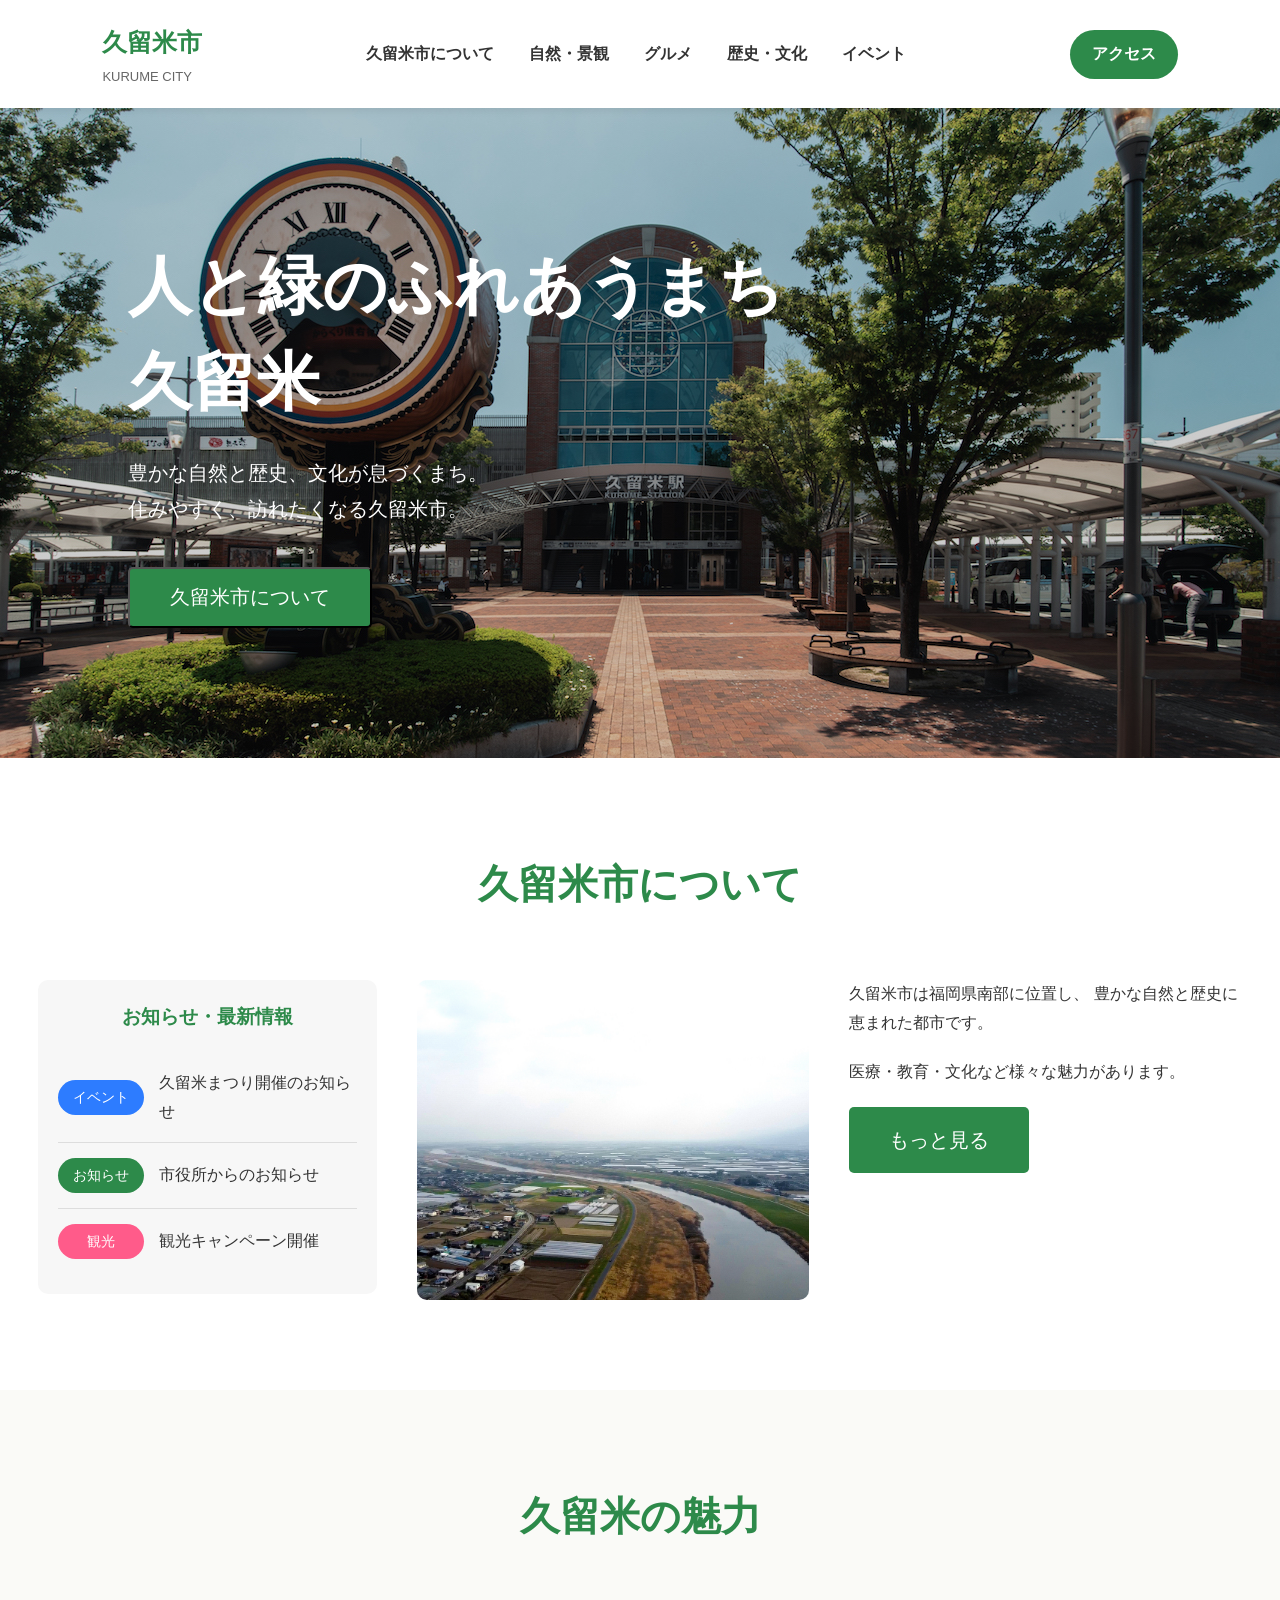
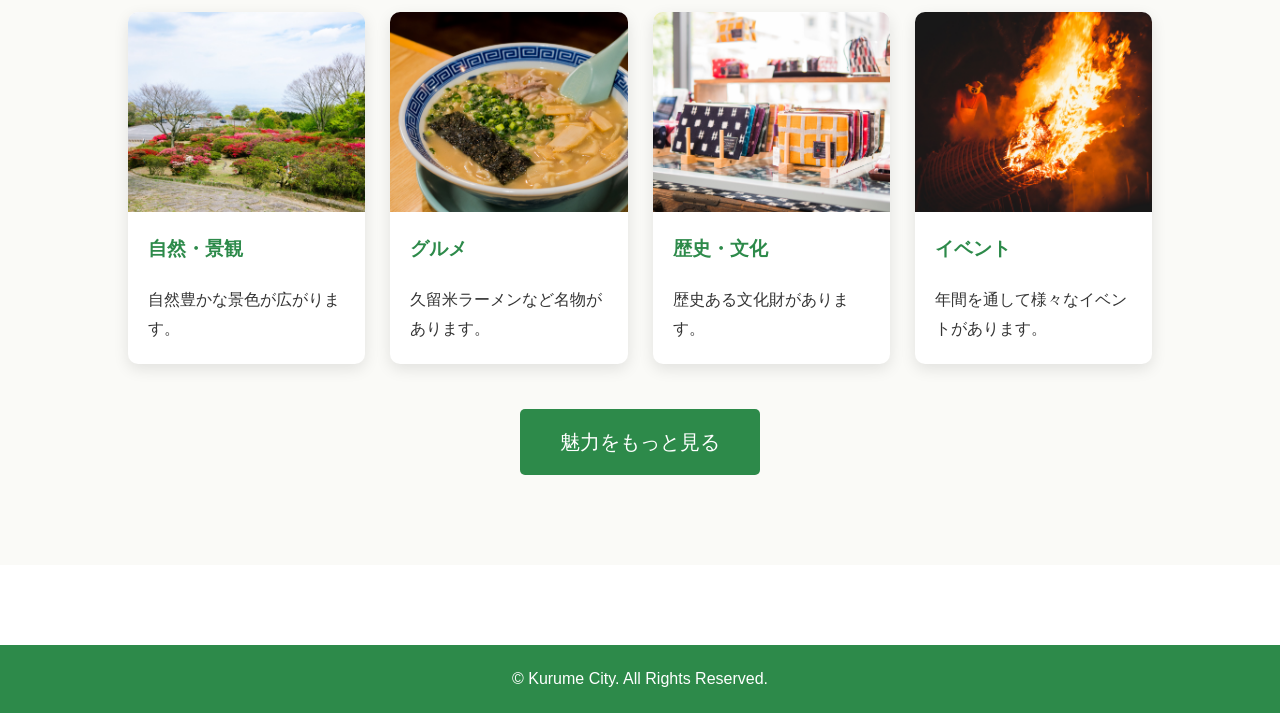
<file: gagaga/index.html>
<!DOCTYPE html>
<html lang="ja">
<head>
    <meta charset="UTF-8">
    <meta name="viewport" content="width=device-width, initial-scale=1.0">
    <title>久留米市紹介</title>
    <link rel="stylesheet" href="style.css">
</head>

<body>

<!-- ================= ヘッダー ================= -->

<header>

    <div class="logo">
        <h2>久留米市</h2>
        <p>KURUME CITY</p>
    </div>

    <nav>
        <ul>
            <li><a href="index.html">久留米市について</a></li>
            <li><a href="nature.html">自然・景観</a></li>
            <li><a href="gourmet.html">グルメ</a></li>
            <li><a href="history.html">歴史・文化</a></li>
            <li><a href="event.html">イベント</a></li>
        </ul>
    </nav>

    <a href="#" class="contact">アクセス</a>

</header>

<!-- ================= メイン画像 ================= -->

<section class="hero">

    <div class="hero-text">

        <h1>
            人と緑のふれあうまち<br>
            久留米
        </h1>

        <p>
            豊かな自然と歴史、文化が息づくまち。<br>
            住みやすく、訪れたくなる久留米市。
        </p>

        <button id="scroll-trigger" class="button">
            久留米市について
        </button>

    </div>

</section>

<!-- ================= 久留米市について ================= -->

<section class="about">
     <div id="target-destination">

    <h2>久留米市について</h2>

</div>

    <div class="about-box">

        <!-- 左側（お知らせ） -->
        <aside class="news-side">

            <h3>お知らせ・最新情報</h3>

            <div class="news-list">

                <div class="news-item">
                    <span class="tag blue">イベント</span>
                    <p>久留米まつり開催のお知らせ</p>
                </div>

                <div class="news-item">
                    <span class="tag green">お知らせ</span>
                    <p>市役所からのお知らせ</p>
                </div>

                <div class="news-item">
                    <span class="tag pink">観光</span>
                    <p>観光キャンペーン開催</p>
                </div>

            </div>

        </aside>

        <!-- 右側 -->
        <div class="about-image">
            <img src="images/筑後川.jpg" alt="筑後川">
        </div>

        <div class="about-text">

            <p>
                久留米市は福岡県南部に位置し、
                豊かな自然と歴史に恵まれた都市です。
            </p>

            <p>
                医療・教育・文化など様々な魅力があります。
            </p>

            <a href="#" class="button">もっと見る</a>

        </div>

    </div>

</section>

<!-- ================= 魅力 ================= -->

<section class="feature">

    <h2>久留米の魅力</h2>

    <div class="cards">

        <div class="card">

            <div class="card-image">
                <img class="card-images" src="images/久留米森林つつじ公園.jpg" alt="a">
            </div>

            <h3>自然・景観</h3>

            <p>自然豊かな景色が広がります。</p>

        </div>

        <div class="card">

            <div class="card-image">
                <img class="card-images" src="images/久留米ラーメン.JPG" alt="a">
            </div>

            <h3>グルメ</h3>

            <p>久留米ラーメンなど名物があります。</p>

        </div>

        <div class="card">

            <div class="card-image">
                <img class="card-images" src="images/久留米絣.JPG" alt="a">
            </div>

            <h3>歴史・文化</h3>

            <p>歴史ある文化財があります。</p>

        </div>

        <div class="card">

            <div class="card-image">
                <img class="card-images" src="images/鬼夜.jpg" alt="">
            </div>

            <h3>イベント</h3>

            <p>年間を通して様々なイベントがあります。</p>

        </div>

    </div>

    <div class="center">

        <a href="#" class="button">
            魅力をもっと見る
        </a>

    </div>

</section>

<!-- ================= お知らせ ================= -->


<!-- ================= フッター ================= -->

<footer>

    <div class="copy">

        © Kurume City. All Rights Reserved.

    </div>

</footer>
<script src="index.js"></script>
</body>
</html>
</file>
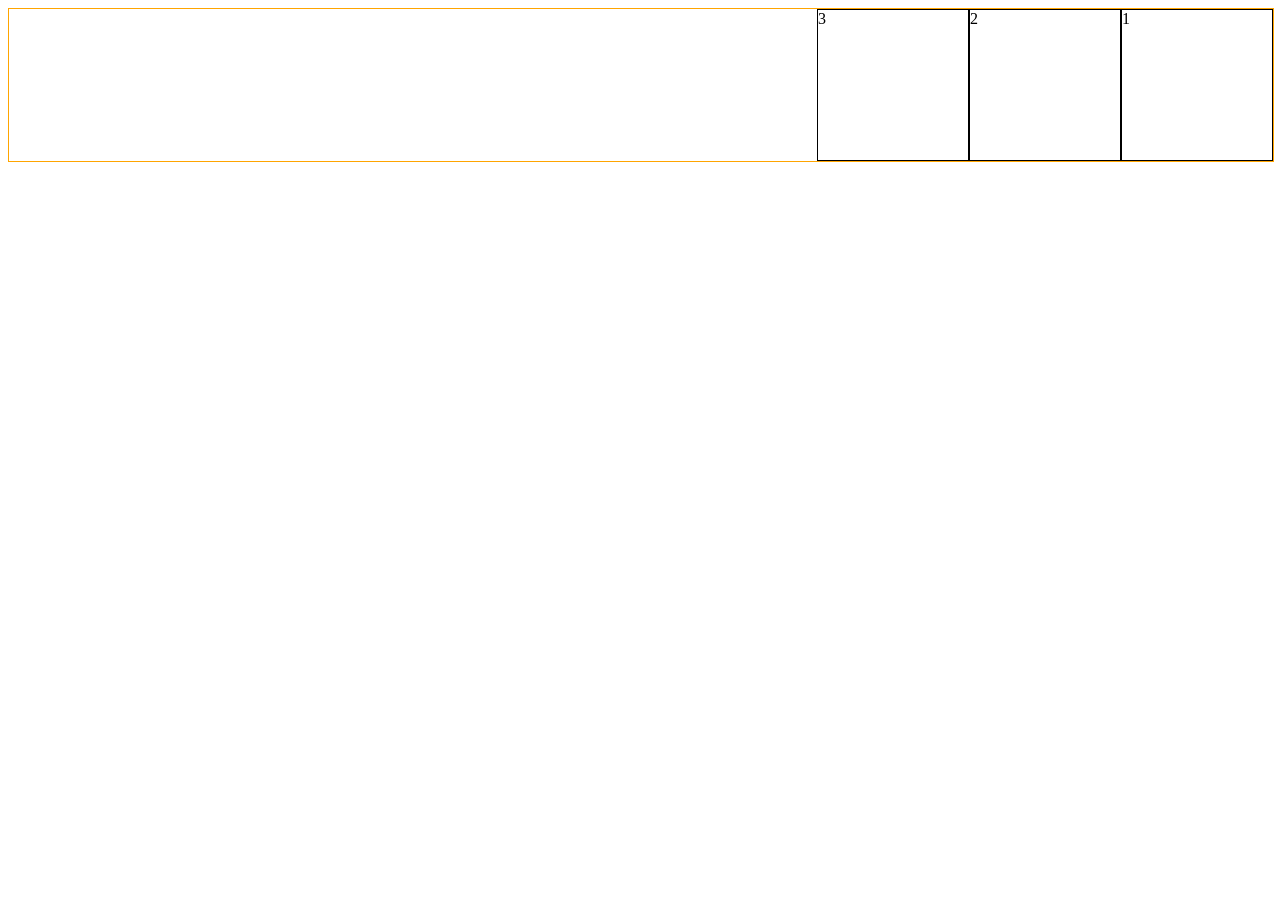
<file: HTMLCSSの学習/index.html>
<!DOCTYPE html>
<html lang="en">
<head>
    <meta charset="UTF-8">
    <meta name="viewport" content="width=device-width, initial-scale=1.0">
    <title>Document</title>
    <style>
        .block1 {
            width: 150px;
            border: black 1px solid;
            height: 150px;
        }
        .container {
            border: solid 1px orange;
            display: flex;
            width: 100%;
            flex-direction: row-reverse;/* 右から並べる */
        }

    </style>
</head>
<body>

    <main>
        <div class="container">
            <div class="block1">1</div>
            <div class="block1">2</div>
            <div class="block1">3</div>
        </div>
    </main>
</body>
</html>
</file>
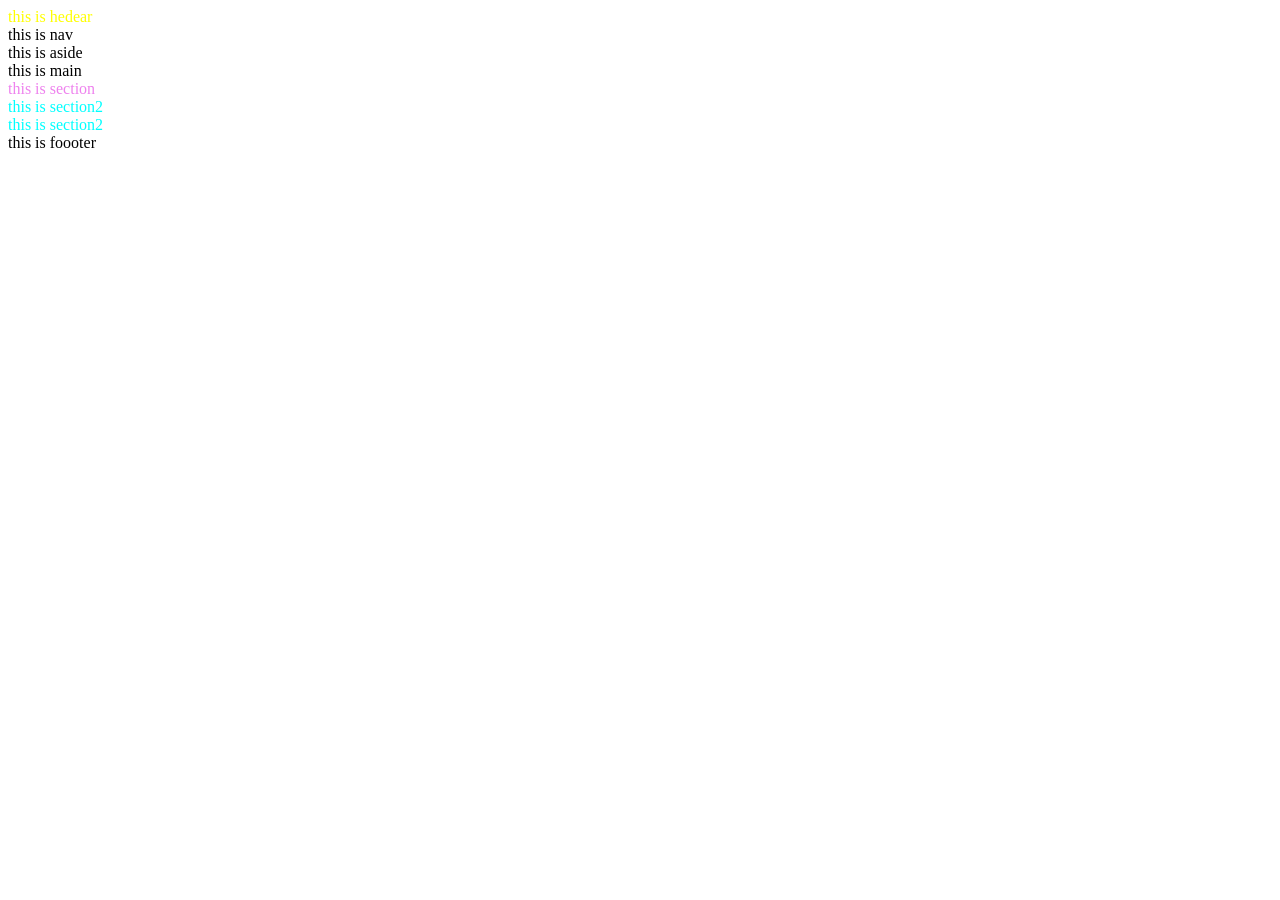
<file: ゼミ仮.html>
<!DOCTYPE html>
<html lang="en">
<head>
    <meta charset="UTF-8">
    <meta name="viewport" content="width=device-width, initial-scale=1.0">
    <title>Document</title>
    <style>
        header {color: yellow;}
        #aaa {color: violet;}
        .aaa{color: aqua;}
    </style>
</head>
<body>
    <header>this is hedear</header>
    <nav>this is nav</nav>
    <aside>this is aside</aside>
    <main>this is main
        <section id="aaa">this is section</section>
        <section class="aaa">this is section2</section>
        <section class="aaa">this is section2</section>
    </main>
    <footer>this is foooter</footer>
</body>
</html>
</file>
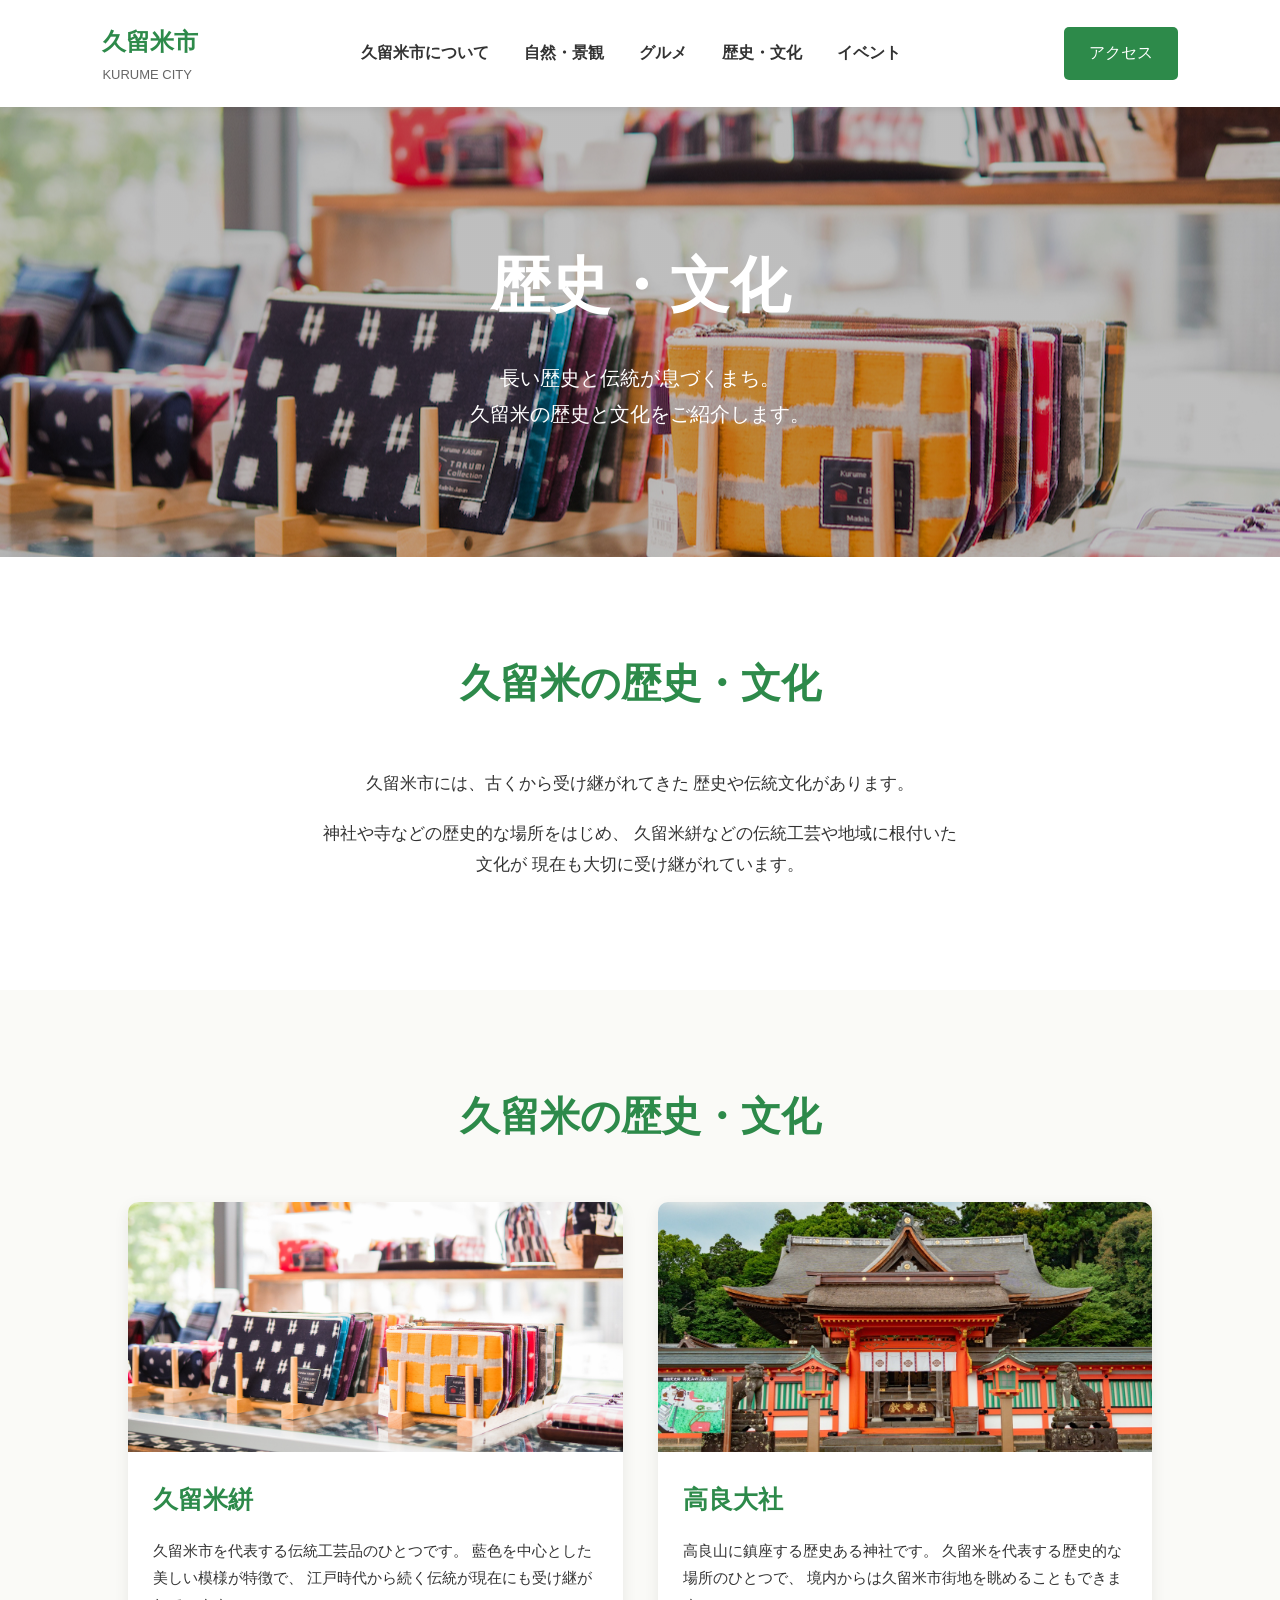
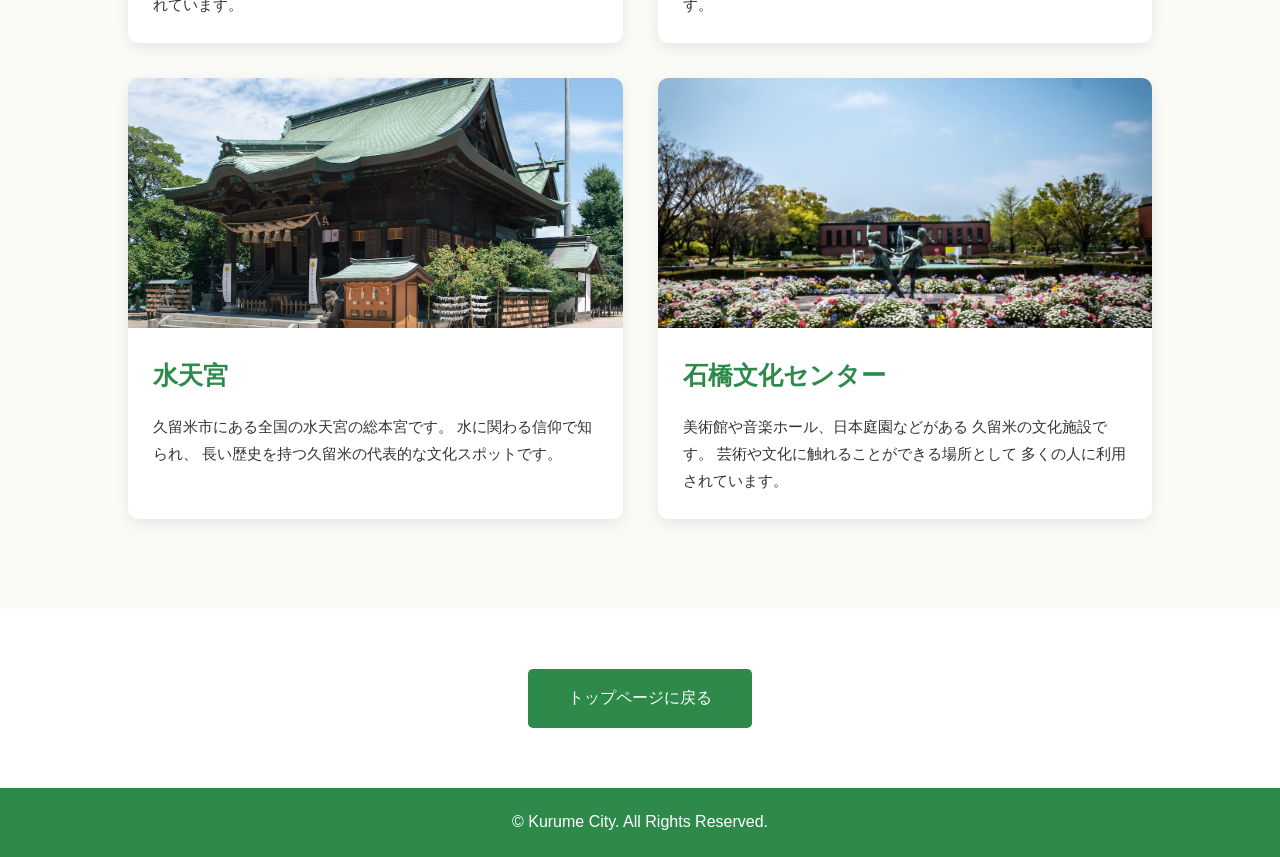
<file: gagaga/history.html>
<!DOCTYPE html>
<html lang="ja">

<head>
    <meta charset="UTF-8">
    <meta name="viewport" content="width=device-width, initial-scale=1.0">

    <title>歴史・文化｜久留米市紹介</title>

    <link rel="stylesheet" href="history.css">
</head>

<body>

    <!-- ================= ヘッダー ================= -->

    <header>

        <div class="logo">
            <h2>久留米市</h2>
            <p>KURUME CITY</p>
        </div>

        <nav>
            <ul>
                <li><a href="index.html">久留米市について</a></li>
                <li><a href="nature.html">自然・景観</a></li>
                <li><a href="gourmet.html">グルメ</a></li>
                <li><a href="history.html">歴史・文化</a></li>
                <li><a href="event.html">イベント</a></li>
            </ul>
        </nav>

        <a href="#" class="contact">アクセス</a>

    </header>


    <!-- ================= メインビジュアル ================= -->

    <section class="hero">

        <div class="hero-text">

            <h1>
                歴史・文化
            </h1>

            <p>
                長い歴史と伝統が息づくまち。<br>
                久留米の歴史と文化をご紹介します。
            </p>

        </div>

    </section>


    <!-- ================= 歴史・文化について ================= -->

    <section class="intro">

        <h2>久留米の歴史・文化</h2>

        <p>
            久留米市には、古くから受け継がれてきた
            歴史や伝統文化があります。
        </p>

        <p>
            神社や寺などの歴史的な場所をはじめ、
            久留米絣などの伝統工芸や地域に根付いた文化が
            現在も大切に受け継がれています。
        </p>

    </section>


    <!-- ================= 歴史・文化スポット ================= -->

    <section class="history">

        <h2>久留米の歴史・文化</h2>

        <div class="history-list">


            <!-- 久留米絣 -->

            <div class="history-card">

                <div class="history-image">
                    <img
                        src="images/久留米絣.JPG"
                        alt="久留米絣">
                </div>

                <div class="history-text">

                    <h3>久留米絣</h3>

                    <p>
                        久留米市を代表する伝統工芸品のひとつです。
                        藍色を中心とした美しい模様が特徴で、
                        江戸時代から続く伝統が現在にも受け継がれています。
                    </p>

                </div>

            </div>


            <!-- 高良大社 -->

            <div class="history-card">

                <div class="history-image">
                    <img
                        src="images/高良大社昼.jpg"
                        alt="高良大社">
                </div>

                <div class="history-text">

                    <h3>高良大社</h3>

                    <p>
                        高良山に鎮座する歴史ある神社です。
                        久留米を代表する歴史的な場所のひとつで、
                        境内からは久留米市街地を眺めることもできます。
                    </p>

                </div>

            </div>


            <!-- 水天宮 -->

            <div class="history-card">

                <div class="history-image">
                    <img
                        src="images/水天宮.jpg"
                        alt="水天宮">
                </div>

                <div class="history-text">

                    <h3>水天宮</h3>

                    <p>
                        久留米市にある全国の水天宮の総本宮です。
                        水に関わる信仰で知られ、
                        長い歴史を持つ久留米の代表的な文化スポットです。
                    </p>

                </div>

            </div>


            <!-- 石橋文化センター -->

            <div class="history-card">

                <div class="history-image">
                    <img
                        src="images/石橋文化センター.jpg"
                        alt="石橋文化センター">
                </div>

                <div class="history-text">

                    <h3>石橋文化センター</h3>

                    <p>
                        美術館や音楽ホール、日本庭園などがある
                        久留米の文化施設です。
                        芸術や文化に触れることができる場所として
                        多くの人に利用されています。
                    </p>

                </div>

            </div>


        </div>

    </section>


    <!-- ================= 戻るボタン ================= -->

    <div class="back">

        <a href="index.html" class="button">
            トップページに戻る
        </a>

    </div>


    <!-- ================= フッター ================= -->

    <footer>

        <div class="copy">
            © Kurume City. All Rights Reserved.
        </div>

    </footer>

</body>

</html>
</file>
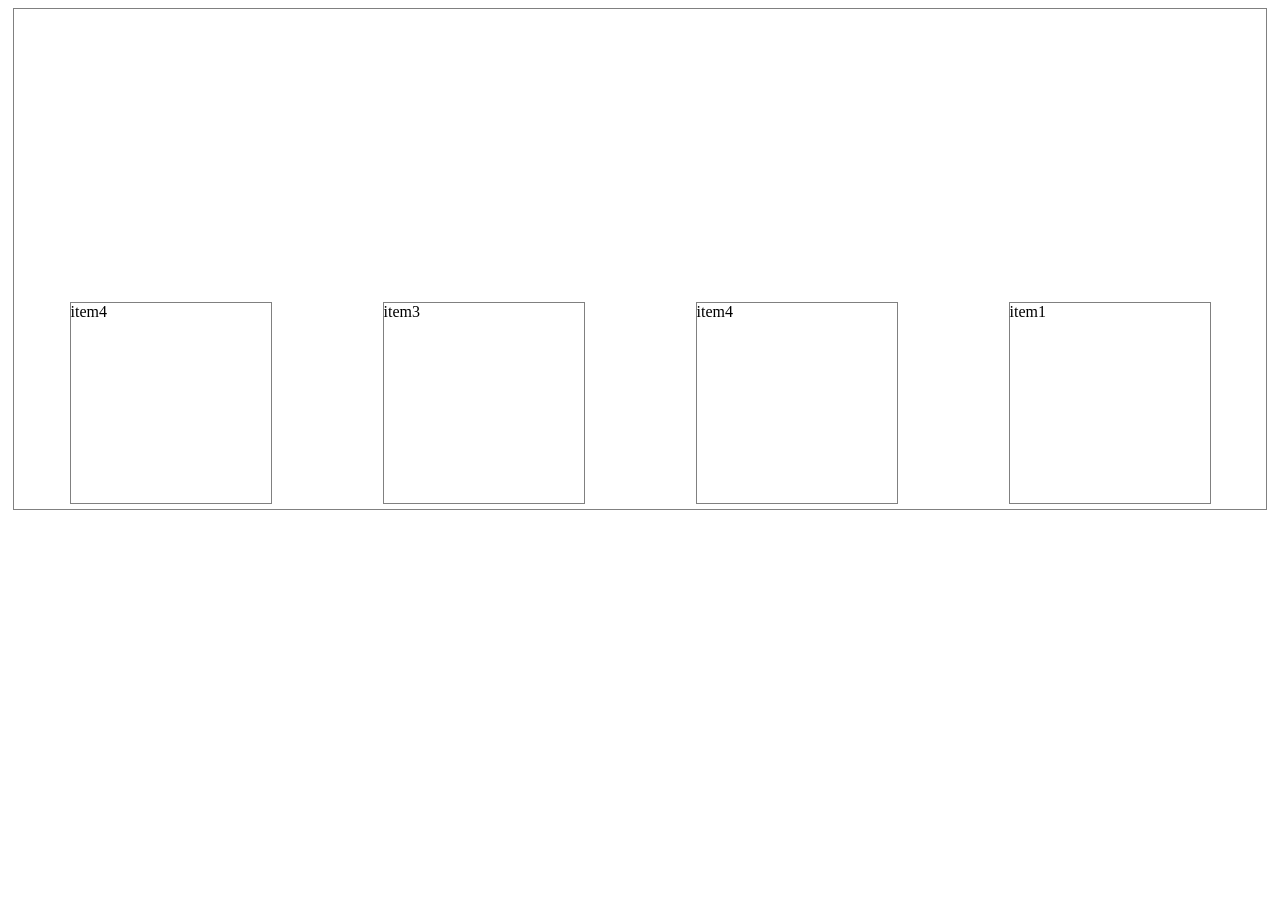
<file: HTMLCSSの学習/0731/0731-1.html>
<!DOCTYPE html>
<html lang="en">
<head>
    <meta charset="UTF-8">
    <meta name="viewport" content="width=device-width, initial-scale=1.0">
    <title>Document</title>
    <style>
        :root{
            --my-background-color: gray;
            --my-border-size:1px;
        }
        div{
            border: solid 1px gray;
            margin: 5px;
        }
        .container{
            display: flex;
            flex-direction: row-reverse;
            flex-wrap: wrap;
            justify-content: space-around;
            height: 500px;
            align-items: flex-end;
        }
        .item{
            width: 200px;
            height: 200px;
        }
    </style>
</head>
<body>
    <div class="container">
        <div class="item">item1</div>
        <div class="item">item4</div>
        <div class="item">item3</div>
        <div class="item">item4</div>
    </div>
</body>
</html>
</file>
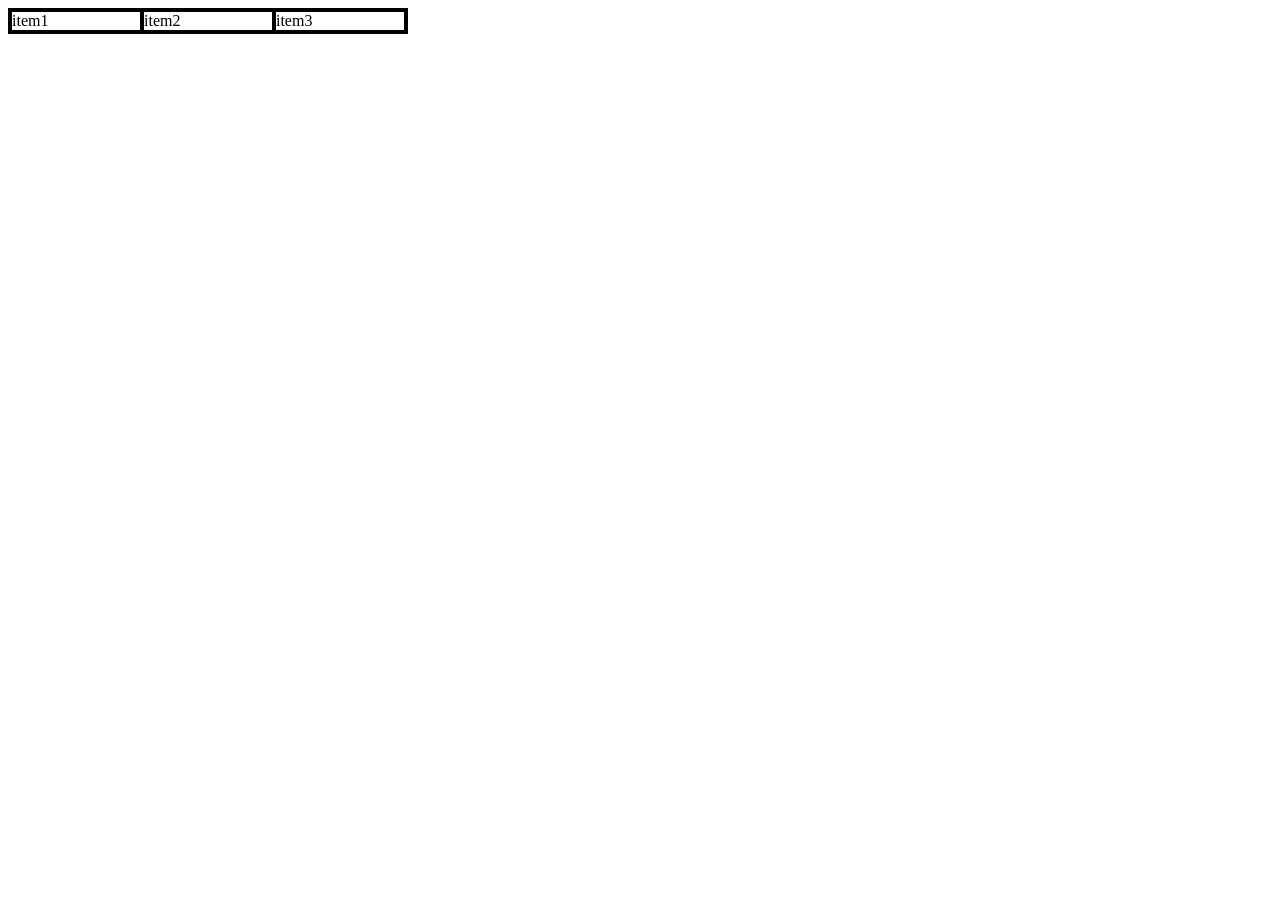
<file: HTMLCSSの学習/0731/0731-2.html>
<!DOCTYPE html>
<html lang="en">
<head>
    <meta charset="UTF-8">
    <meta name="viewport" content="width=device-width, initial-scale=1.0">
    <title>Document</title>
    <style>
        div{
            border: solid 2px black;
            box-sizing: border-box;
        }
        .container{
            display: flex;
            width: 400px;
        }
        .xx{
            width: calc(100%/3);
        }
    </style>
</head>
<body>
    <div class="container">
        <div class="xx">item1</div>
        <div class="xx">item2</div>
        <div class="xx">item3</div>
    </div>
</body>
</html>
</file>
<file: gagaga/style.css>
* {
    margin: 0;
    padding: 0;
    box-sizing: border-box;
}

body {
    font-family: "Yu Gothic", "Hiragino Kaku Gothic ProN", sans-serif;
    color: #333;
    background: #fff;
    line-height: 1.8;
}

a {
    text-decoration: none;
}

img {
    width: 100%;
    display: block;
}


/* ==================================================
   ヘッダー
================================================== */

header {
    display: flex;
    justify-content: space-between;
    align-items: center;

    padding: 20px 8%;

    background: #fff;

    position: sticky;
    top: 0;
    z-index: 1000;

    box-shadow: 0 2px 8px rgba(0, 0, 0, 0.08);
}


/* --------------------------
   ロゴ
-------------------------- */

.logo h2 {
    color: #2d8a4a;
    font-size: 25px;
}

.logo p {
    font-size: 13px;
    color: #666;
}


/* --------------------------
   ナビゲーション
-------------------------- */

nav ul {
    display: flex;
    gap: 35px;

    list-style: none;
}

nav a {
    color: #333;
    font-weight: bold;

    transition: 0.3s;
}

nav a:hover {
    color: #2d8a4a;
}


/* --------------------------
   アクセスボタン
-------------------------- */

.contact {
    padding: 10px 22px;

    color: #fff;
    background: #2d8a4a;

    border-radius: 25px;

    font-weight: bold;

}

.contact:hover {
    background: #256f3c;
}


/* ==================================================
   メインビジュアル
================================================== */

.hero {
    height: 650px;

    background:
        linear-gradient(
            rgba(0, 0, 0, 0.2),
            rgba(0, 0, 0, 0.2)
        ),
        url("images/JR久留米駅.jpg");

    background-size: cover;
    background-position: center;

    display: flex;
    align-items: center;

    padding-left: 10%;
}

.hero-text {
    color: #fff;
}

.hero h1 {
    font-size: 64px;
    line-height: 1.5;

    margin-bottom: 25px;
}

.hero p {
    font-size: 20px;

    margin-bottom: 40px;
}


/* ==================================================
   ボタン
================================================== */

.button {
    display: inline-block;

    padding: 15px 40px;

    background: #2d8a4a;
    color: #fff;

    border-radius: 5px;

    transition: 0.3s;

    font-size: 20px;
}

.button:hover {
    background: #256f3c;
}


/* ==================================================
   セクション共通
================================================== */

section {
    padding: 90px 10%;
}

section h2 {
    text-align: center;

    font-size: 40px;
    color: #2d8a4a;

    margin-bottom: 60px;
}


/* ==================================================
   久留米市について
================================================== */

.about {
    padding: 90px 3%;
}

#target-destination {
    scroll-margin-top: 120px;
}


/* --------------------------
   3列レイアウト
-------------------------- */

.about-box {
    display: flex;
    align-items: flex-start;

    gap: 40px;
}


/* --------------------------
   左側：お知らせ
-------------------------- */

.news-side {
    width: 30%;

    padding: 20px;

    background: #f7f7f7;

    border-radius: 10px;
}

.news-side h3 {
    text-align: center;

    color: #2d8a4a;

    margin-bottom: 20px;
}


/* --------------------------
   お知らせ一覧
-------------------------- */

.news-list {
    width: 100%;
    margin: auto;
}

.news-item {
    display: flex;
    align-items: center;

    gap: 15px;

    padding: 15px 0;

    border-bottom: 1px solid #ddd;
}

.news-item:last-child {
    border-bottom: none;
}


/* --------------------------
   お知らせタグ
-------------------------- */

.tag {
    flex-shrink: 0;

    padding: 5px 15px;

    color: #fff;

    border-radius: 30px;

    font-size: 14px;

    width: 86px;

    text-align: center;
}

.blue {
    background: #2d7cff;
}

.green {
    background: #2d8a4a;
}

.pink {
    background: #ff5b8a;
}


/* --------------------------
   真ん中：画像
-------------------------- */

.about-image {
    width: 35%;
}

.about-image img {
    width: 100%;
    height: 320px;
    object-fit: cover;

    border-radius: 10px;
}


/* --------------------------
   右側：説明
-------------------------- */

.about-text {
    width: 35%;
}

.about-text p {
    margin-bottom: 20px;
}


/* ==================================================
   久留米の魅力
================================================== */

.feature {
    background: #fafaf7;
}


/* --------------------------
   カード一覧
-------------------------- */

.cards {
    display: flex;
    justify-content: space-between;

    gap: 25px;
}


/* --------------------------
   カード
-------------------------- */

.card {
    width: 24%;

    background: #fff;

    border-radius: 10px;

    overflow: hidden;

    box-shadow: 0 5px 15px rgba(0, 0, 0, 0.1);

    transition: 0.3s;
}

.card:hover {
    transform: translateY(-8px);
}


/* --------------------------
   カード画像
-------------------------- */

.card-image {
    height: 200px;

    background: #ccc;

    overflow: hidden;
}

.card-images {
    width: 100%;
    height: 200px;

    object-fit: cover;

    transition: 0.3s;
}

.card:hover .card-images {
    transform: scale(1.05);
}


/* --------------------------
   カード文字
-------------------------- */

.card h3 {
    margin: 20px;

    color: #2d8a4a;
}

.card p {
    margin: 0 20px 20px;
}


/* --------------------------
   中央ボタン
-------------------------- */

.center {
    text-align: center;

    margin-top: 45px;
}


/* ==================================================
   フッター
================================================== */

footer {
    background: #eef4ef;

    margin-top: 80px;
}

.copy {
    text-align: center;

    padding: 20px;

    background: #2d8a4a;

    color: #fff;
}


/* ==================================================
   スマートフォン対応
================================================== */

@media (max-width: 768px) {

    /* --------------------------
       ヘッダー
    -------------------------- */

    header {
        flex-direction: column;

        gap: 20px;
    }

    nav ul {
        flex-wrap: wrap;

        justify-content: center;

        gap: 15px;
    }


    /* --------------------------
       メインビジュアル
    -------------------------- */

    .hero {
        height: 500px;

        padding: 40px;
    }

    .hero h1 {
        font-size: 42px;
    }

    .hero p {
        font-size: 16px;
    }


    /* --------------------------
       セクション
    -------------------------- */

    section {
        padding: 70px 5%;
    }

    section h2 {
        font-size: 32px;

        margin-bottom: 40px;
    }


    /* --------------------------
       久留米市について
    -------------------------- */

    .about {
        padding: 70px 5%;
    }

    .about-box {
        flex-direction: column;
    }

    .news-side,
    .about-image,
    .about-text {
        width: 100%;
    }

    .about-image img {
        height: 300px;
    }


    /* --------------------------
       魅力カード
    -------------------------- */

    .cards {
        flex-direction: column;

        gap: 30px;
    }

    .card {
        width: 100%;
    }


    /* --------------------------
       お知らせ
    -------------------------- */

    .news-item {
        flex-direction: column;

        align-items: flex-start;

        gap: 8px;
    }


    /* --------------------------
       ボタン
    -------------------------- */

    .button {
        padding: 12px 30px;
    }

}
</file>
<file: gagaga/history.css>
/* ==================================================
   共通設定
================================================== */

* {
    margin: 0;
    padding: 0;
    box-sizing: border-box;
}

body {
    font-family: "Yu Gothic", "Hiragino Kaku Gothic ProN", sans-serif;

    color: #333;

    background: #fff;

    line-height: 1.8;
}

a {
    text-decoration: none;
}

img {
    width: 100%;
    display: block;
}


/* ==================================================
   ヘッダー
================================================== */

header {
    display: flex;
    justify-content: space-between;
    align-items: center;

    padding: 20px 8%;

    background: #fff;

    position: sticky;
    top: 0;

    z-index: 1000;

    box-shadow: 0 2px 8px rgba(0, 0, 0, 0.08);
}


/* ロゴ */

.logo h2 {
    color: #2d8a4a;
}

.logo p {
    font-size: 13px;
    color: #666;
}


/* ナビゲーション */

nav ul {
    display: flex;

    gap: 35px;

    list-style: none;
}

nav a {
    color: #333;

    font-weight: bold;

    transition: 0.3s;
}

nav a:hover {
    color: #2d8a4a;
}


/* アクセスボタン */

.contact {
    padding: 12px 25px;

    background: #2d8a4a;

    color: #fff;

    border-radius: 5px;

    transition: 0.3s;
}

.contact:hover {
    background: #256f3c;
}


/* ==================================================
   メインビジュアル
================================================== */

.hero {
    height: 450px;

    background:
        linear-gradient(
            rgba(0, 0, 0, 0.25),
            rgba(0, 0, 0, 0.25)
        ),
        url("images/久留米絣.JPG");

    background-size: cover;

    background-position: center;

    display: flex;

    align-items: center;

    justify-content: center;

    text-align: center;
}

.hero-text {
    color: #fff;
}

.hero h1 {
    font-size: 60px;

    margin-bottom: 20px;
}

.hero p {
    font-size: 20px;
}


/* ==================================================
   セクション共通
================================================== */

section {
    padding: 90px 10%;
}

section h2 {
    text-align: center;

    font-size: 40px;

    color: #2d8a4a;

    margin-bottom: 50px;
}


/* ==================================================
   歴史・文化紹介
================================================== */

.intro {
    max-width: 900px;

    margin: auto;

    text-align: center;
}

.intro p {
    margin-bottom: 20px;

    font-size: 17px;
}


/* ==================================================
   歴史・文化一覧
================================================== */

.history {
    background: #fafaf7;
}

.history-list {
    max-width: 1100px;

    margin: auto;

    display: grid;

    grid-template-columns: repeat(2, 1fr);

    gap: 35px;
}


/* ==================================================
   歴史・文化カード
================================================== */

.history-card {
    background: #fff;

    border-radius: 10px;

    overflow: hidden;

    box-shadow: 0 5px 15px rgba(0, 0, 0, 0.08);

    transition: 0.3s;
}

.history-card:hover {
    transform: translateY(-8px);
}


/* --------------------------
   画像
-------------------------- */

.history-image {
    width: 100%;

    height: 250px;

    overflow: hidden;

    background: #ddd;
}

.history-image img {
    width: 100%;

    height: 100%;

    object-fit: cover;

    transition: 0.3s;
}

.history-card:hover .history-image img {
    transform: scale(1.05);
}


/* --------------------------
   文章
-------------------------- */

.history-text {
    padding: 25px;
}

.history-text h3 {
    font-size: 25px;

    color: #2d8a4a;

    margin-bottom: 15px;
}

.history-text p {
    font-size: 15px;
}


/* ==================================================
   戻るボタン
================================================== */

.back {
    text-align: center;

    padding: 60px 0;
}

.button {
    display: inline-block;

    padding: 15px 40px;

    background: #2d8a4a;

    color: #fff;

    border-radius: 5px;

    transition: 0.3s;
}

.button:hover {
    background: #256f3c;
}


/* ==================================================
   フッター
================================================== */

footer {
    background: #eef4ef;
}

.copy {
    text-align: center;

    padding: 20px;

    background: #2d8a4a;

    color: #fff;
}


/* ==================================================
   スマートフォン対応
================================================== */

@media (max-width: 768px) {

    /* ヘッダー */

    header {
        flex-direction: column;

        gap: 20px;
    }

    nav ul {
        flex-wrap: wrap;

        justify-content: center;

        gap: 15px;
    }

    .contact {
        display: none;
    }


    /* メインビジュアル */

    .hero {
        height: 400px;

        padding: 30px;
    }

    .hero h1 {
        font-size: 42px;
    }

    .hero p {
        font-size: 16px;
    }


    /* セクション */

    section {
        padding: 70px 5%;
    }

    section h2 {
        font-size: 32px;

        margin-bottom: 40px;
    }


    /* 歴史・文化一覧 */

    .history-list {
        grid-template-columns: 1fr;

        gap: 30px;
    }


    /* 画像 */

    .history-image {
        height: 250px;
    }

}
</file>
